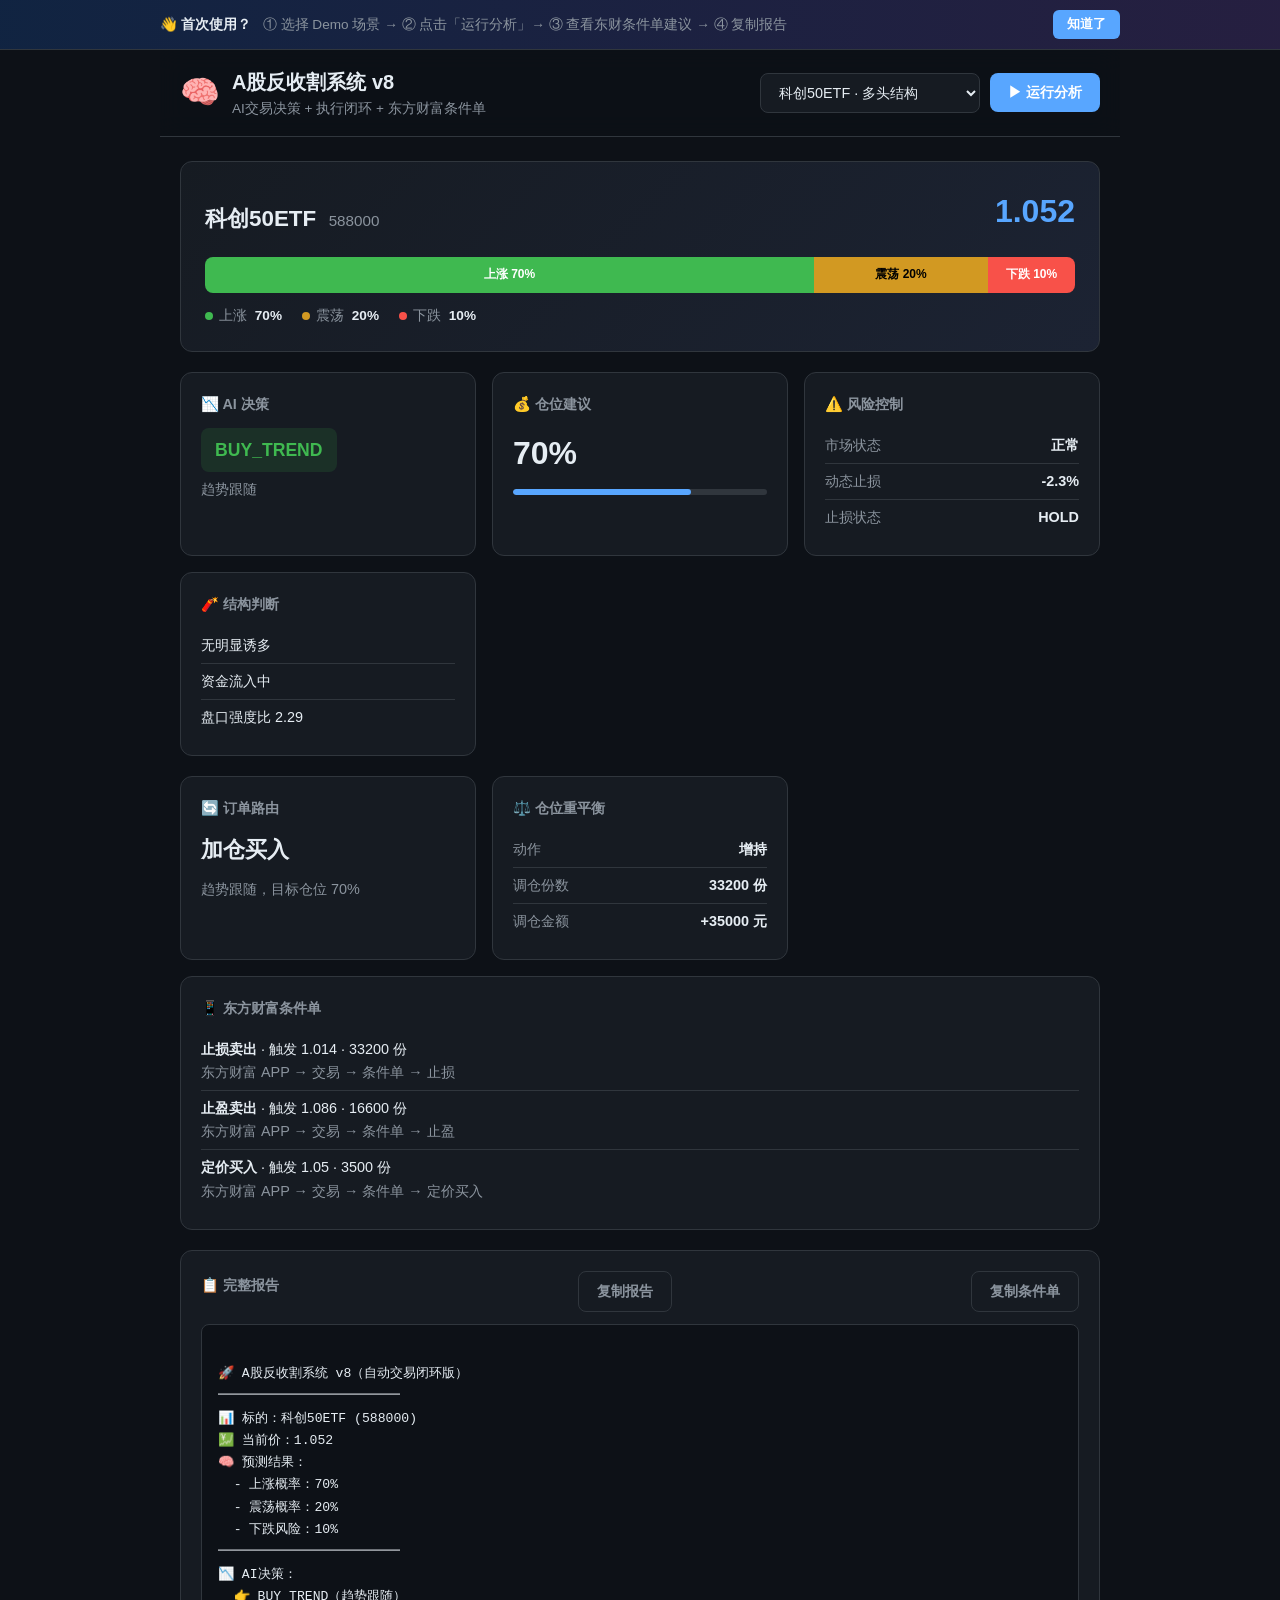
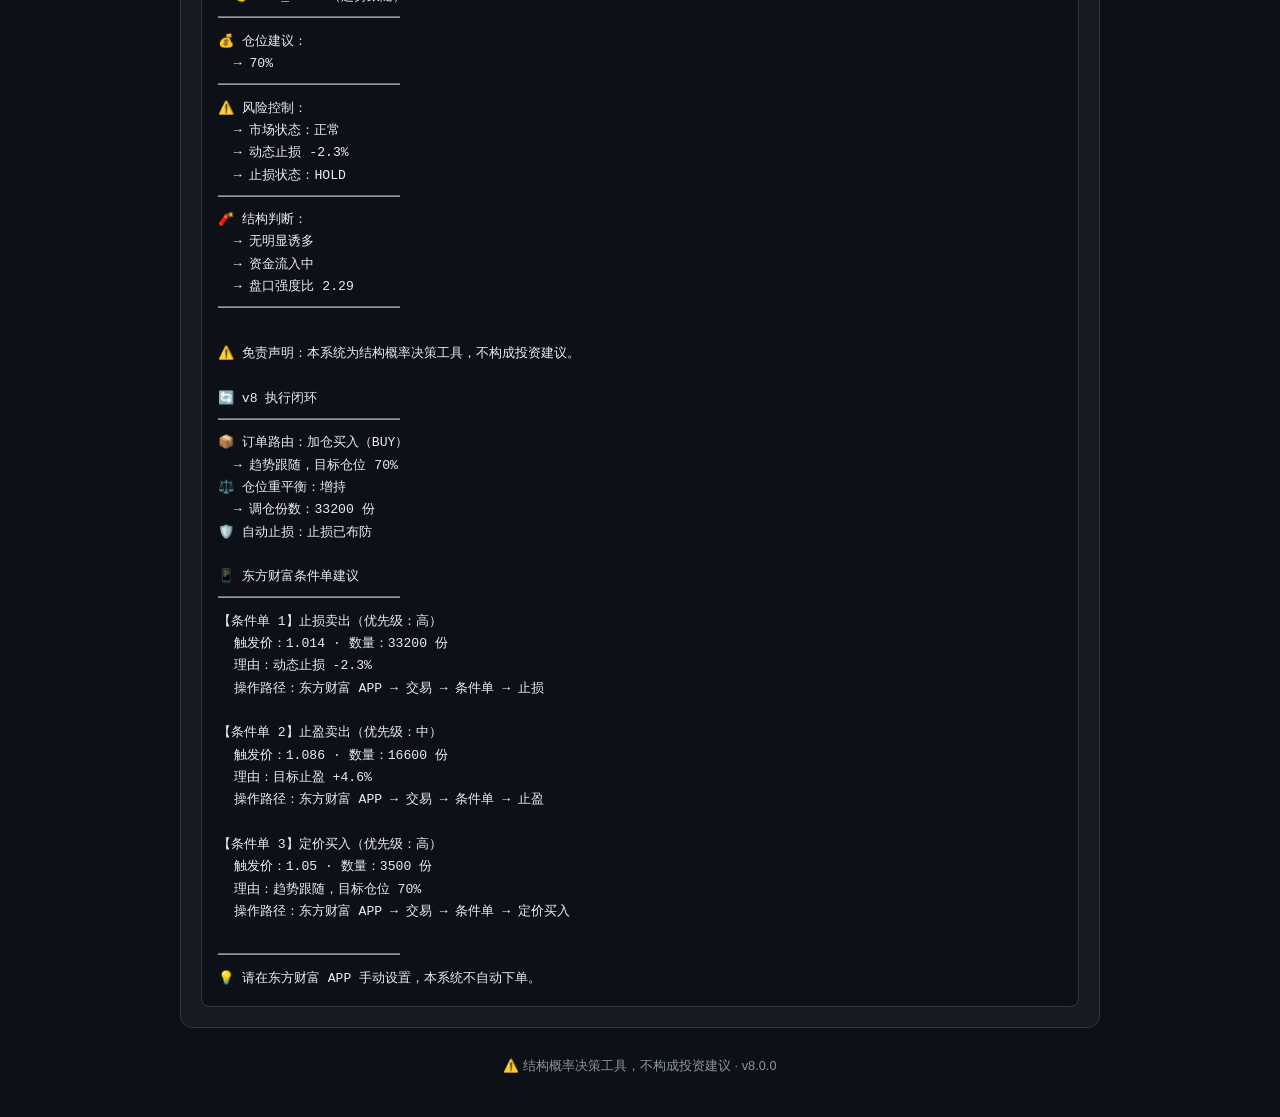
<file: web/index.html>
<!DOCTYPE html>
<html lang="zh-CN">
<head>
  <meta charset="UTF-8" />
  <meta name="viewport" content="width=device-width, initial-scale=1.0" />
  <title>A股反收割系统 v8 | AI交易决策</title>
  <meta name="description" content="A股反收割系统 v8 — AI交易决策、执行闭环、东方财富条件单建议。免费演示工具。" />
  <link rel="stylesheet" href="css/style.css" />
</head>
<body>
  <div id="onboarding" class="onboarding">
    <div class="onboarding-inner">
      <strong>👋 首次使用？</strong>
      <span>① 选择 Demo 场景 → ② 点击「运行分析」→ ③ 查看东财条件单建议 → ④ 复制报告</span>
      <button id="dismissOnboarding" class="btn-dismiss">知道了</button>
    </div>
  </div>
  <div class="app">
    <header class="header">
      <div class="header-inner">
        <div class="brand">
          <span class="logo">🧠</span>
          <div>
            <h1>A股反收割系统 v8</h1>
            <p>AI交易决策 + 执行闭环 + 东方财富条件单</p>
          </div>
        </div>
        <div class="header-actions">
          <select id="scenario" class="select" aria-label="选择场景"></select>
          <button id="runBtn" class="btn btn-primary">▶ 运行分析</button>
        </div>
      </div>
    </header>

    <main class="main">
      <section class="hero-card">
        <div class="symbol-row">
          <div>
            <span class="symbol-name" id="symbolName">科创50ETF</span>
            <span class="symbol-code" id="symbolCode">588000</span>
          </div>
          <div class="price" id="price">1.052</div>
        </div>

        <div class="prob-bar" id="probBar" aria-label="概率分布">
          <div class="prob-seg up" id="segUp"><span>上涨</span></div>
          <div class="prob-seg side" id="segSide"><span>震荡</span></div>
          <div class="prob-seg down" id="segDown"><span>下跌</span></div>
        </div>

        <div class="prob-legend">
          <span><i class="dot up"></i>上涨 <strong id="probUp">70%</strong></span>
          <span><i class="dot side"></i>震荡 <strong id="probSide">20%</strong></span>
          <span><i class="dot down"></i>下跌 <strong id="probDown">10%</strong></span>
        </div>
      </section>

      <div class="grid">
        <section class="card decision-card">
          <h2>📉 AI 决策</h2>
          <div class="decision-badge" id="decisionBadge">BUY_TREND</div>
          <p class="decision-label" id="decisionLabel">趋势跟随</p>
        </section>

        <section class="card">
          <h2>💰 仓位建议</h2>
          <div class="metric-value" id="position">70%</div>
          <div class="position-bar"><div class="position-fill" id="positionFill"></div></div>
        </section>

        <section class="card">
          <h2>⚠️ 风险控制</h2>
          <ul class="info-list">
            <li><span>市场状态</span><strong id="regime">正常</strong></li>
            <li><span>动态止损</span><strong id="stopPct">-2.3%</strong></li>
            <li><span>止损状态</span><strong id="stopAction">HOLD</strong></li>
          </ul>
        </section>

        <section class="card">
          <h2>🧨 结构判断</h2>
          <ul class="notes-list" id="structureNotes"></ul>
        </section>
      </div>

      <div class="grid v8-grid">
        <section class="card">
          <h2>🔄 订单路由</h2>
          <div class="metric-value v8-sm" id="orderIntent">—</div>
          <p class="decision-label" id="orderNote">—</p>
        </section>
        <section class="card">
          <h2>⚖️ 仓位重平衡</h2>
          <ul class="info-list">
            <li><span>动作</span><strong id="rebalanceAction">—</strong></li>
            <li><span>调仓份数</span><strong id="rebalanceShares">—</strong></li>
            <li><span>调仓金额</span><strong id="rebalanceDiff">—</strong></li>
          </ul>
        </section>
        <section class="card card-wide">
          <h2>📱 东方财富条件单</h2>
          <ul class="notes-list" id="conditionalOrders"></ul>
        </section>
      </div>

      <section class="card report-card">
        <div class="report-header">
          <h2>📋 完整报告</h2>
          <button id="copyBtn" class="btn btn-ghost">复制报告</button>
          <button id="copyCondBtn" class="btn btn-ghost">复制条件单</button>
        </div>
        <pre id="report" class="report"></pre>
      </section>
    </main>

    <footer class="footer">
      ⚠️ 结构概率决策工具，不构成投资建议 · v8.0.0
    </footer>
  </div>

  <script src="js/v7-core.js"></script>
  <script src="js/v8-core.js"></script>
  <script src="js/app.js"></script>
</body>
</html>
</file>
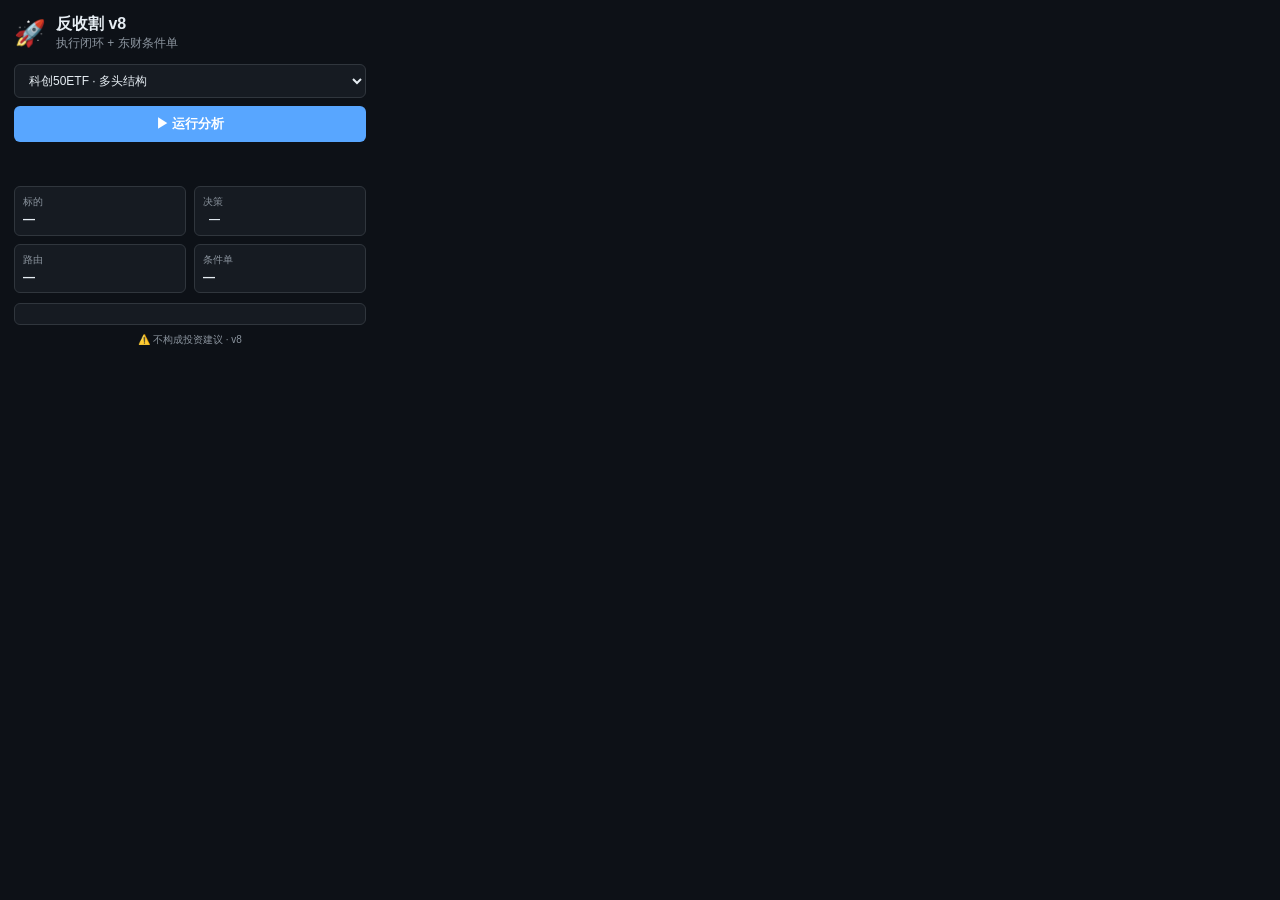
<file: chrome_extension/popup.html>
<!DOCTYPE html>
<html lang="zh-CN">
<head>
  <meta charset="UTF-8" />
  <meta name="viewport" content="width=400" />
  <title>A股反收割系统 v8</title>
  <link rel="stylesheet" href="popup.css" />
</head>
<body>
  <div class="popup">
    <header>
      <span class="logo">🚀</span>
      <div>
        <h1>反收割 v8</h1>
        <p>执行闭环 + 东财条件单</p>
      </div>
    </header>

    <select id="scenario" class="select"></select>
    <button id="runBtn" class="btn">▶ 运行分析</button>

    <div class="prob-bar" id="probBar">
      <div class="seg up" id="segUp"></div>
      <div class="seg side" id="segSide"></div>
      <div class="seg down" id="segDown"></div>
    </div>

    <div class="stats">
      <div class="stat">
        <label>标的</label>
        <span id="symbol">—</span>
      </div>
      <div class="stat">
        <label>决策</label>
        <span id="decision" class="badge">—</span>
      </div>
      <div class="stat">
        <label>路由</label>
        <span id="orderRoute">—</span>
      </div>
      <div class="stat">
        <label>条件单</label>
        <span id="condCount">—</span>
      </div>
    </div>

    <div id="condList" class="cond-list"></div>
    <pre id="report" class="report"></pre>

    <footer>⚠️ 不构成投资建议 · v8</footer>
  </div>

  <script src="js/v7-core.js"></script>
  <script src="js/v8-core.js"></script>
  <script src="popup.js"></script>
</body>
</html>
</file>
<file: web/css/style.css>
:root {
  --bg: #0d1117;
  --panel: #161b22;
  --border: #30363d;
  --text: #e6edf3;
  --muted: #8b949e;
  --accent: #58a6ff;
  --green: #3fb950;
  --yellow: #d29922;
  --red: #f85149;
  --purple: #bc8cff;
  --radius: 12px;
}

* {
  box-sizing: border-box;
  margin: 0;
  padding: 0;
}

body {
  font-family: -apple-system, BlinkMacSystemFont, 'PingFang SC', 'Segoe UI', sans-serif;
  background: var(--bg);
  color: var(--text);
  line-height: 1.6;
  min-height: 100vh;
}

.app {
  max-width: 960px;
  margin: 0 auto;
  padding: 0 20px 40px;
}

.header {
  position: sticky;
  top: 0;
  z-index: 10;
  background: rgba(13, 17, 23, 0.92);
  backdrop-filter: blur(12px);
  border-bottom: 1px solid var(--border);
  margin: 0 -20px 24px;
  padding: 16px 20px;
}

.header-inner {
  max-width: 960px;
  margin: 0 auto;
  display: flex;
  align-items: center;
  justify-content: space-between;
  gap: 16px;
  flex-wrap: wrap;
}

.brand {
  display: flex;
  align-items: center;
  gap: 12px;
}

.logo {
  font-size: 2rem;
}

.brand h1 {
  font-size: 1.25rem;
  font-weight: 700;
}

.brand p {
  font-size: 0.85rem;
  color: var(--muted);
}

.header-actions {
  display: flex;
  gap: 10px;
  align-items: center;
}

.select {
  background: var(--panel);
  color: var(--text);
  border: 1px solid var(--border);
  border-radius: 8px;
  padding: 10px 14px;
  font-size: 0.9rem;
  min-width: 220px;
}

.btn {
  border: none;
  border-radius: 8px;
  padding: 10px 18px;
  font-size: 0.9rem;
  font-weight: 600;
  cursor: pointer;
  transition: opacity 0.15s;
}

.btn:hover {
  opacity: 0.88;
}

.btn-primary {
  background: var(--accent);
  color: #fff;
}

.btn-ghost {
  background: transparent;
  color: var(--muted);
  border: 1px solid var(--border);
}

.hero-card {
  background: linear-gradient(135deg, #161b22 0%, #1c2333 100%);
  border: 1px solid var(--border);
  border-radius: var(--radius);
  padding: 24px;
  margin-bottom: 20px;
}

.symbol-row {
  display: flex;
  justify-content: space-between;
  align-items: flex-end;
  margin-bottom: 20px;
}

.symbol-name {
  font-size: 1.4rem;
  font-weight: 700;
}

.symbol-code {
  margin-left: 8px;
  color: var(--muted);
  font-size: 0.95rem;
}

.price {
  font-size: 2rem;
  font-weight: 700;
  font-variant-numeric: tabular-nums;
  color: var(--accent);
}

.prob-bar {
  display: flex;
  height: 36px;
  border-radius: 8px;
  overflow: hidden;
  margin-bottom: 12px;
}

.prob-seg {
  display: flex;
  align-items: center;
  justify-content: center;
  min-width: 0;
  transition: width 0.4s ease;
  font-size: 0.75rem;
  font-weight: 700;
}

.prob-seg span {
  white-space: nowrap;
  overflow: hidden;
  text-overflow: ellipsis;
  padding: 0 6px;
}

.prob-seg.up { background: var(--green); color: #fff; }
.prob-seg.side { background: var(--yellow); color: #000; }
.prob-seg.down { background: var(--red); color: #fff; }

.prob-legend {
  display: flex;
  gap: 20px;
  flex-wrap: wrap;
  color: var(--muted);
  font-size: 0.85rem;
}

.prob-legend strong {
  color: var(--text);
  margin-left: 4px;
}

.dot {
  display: inline-block;
  width: 8px;
  height: 8px;
  border-radius: 50%;
  margin-right: 6px;
}

.dot.up { background: var(--green); }
.dot.side { background: var(--yellow); }
.dot.down { background: var(--red); }

.grid {
  display: grid;
  grid-template-columns: repeat(auto-fit, minmax(220px, 1fr));
  gap: 16px;
  margin-bottom: 20px;
}

.card {
  background: var(--panel);
  border: 1px solid var(--border);
  border-radius: var(--radius);
  padding: 20px;
}

.card h2 {
  font-size: 0.9rem;
  color: var(--muted);
  margin-bottom: 12px;
  font-weight: 600;
}

.decision-badge {
  display: inline-block;
  font-size: 1.1rem;
  font-weight: 700;
  padding: 8px 14px;
  border-radius: 8px;
  background: rgba(63, 185, 80, 0.15);
  color: var(--green);
  margin-bottom: 6px;
}

.decision-label {
  color: var(--muted);
  font-size: 0.9rem;
}

.metric-value {
  font-size: 2rem;
  font-weight: 700;
  margin-bottom: 10px;
}

.position-bar {
  height: 6px;
  background: var(--border);
  border-radius: 3px;
  overflow: hidden;
}

.position-fill {
  height: 100%;
  background: var(--accent);
  border-radius: 3px;
  transition: width 0.4s ease;
}

.info-list {
  list-style: none;
}

.info-list li {
  display: flex;
  justify-content: space-between;
  padding: 6px 0;
  border-bottom: 1px solid var(--border);
  font-size: 0.9rem;
}

.info-list li:last-child {
  border-bottom: none;
}

.info-list span {
  color: var(--muted);
}

.notes-list {
  list-style: none;
}

.notes-list li {
  padding: 6px 0;
  font-size: 0.9rem;
  border-bottom: 1px solid var(--border);
}

.notes-list li:last-child {
  border-bottom: none;
}

.report-card {
  margin-bottom: 20px;
}

.report-header {
  display: flex;
  justify-content: space-between;
  align-items: center;
  margin-bottom: 12px;
}

.report {
  background: #0d1117;
  border: 1px solid var(--border);
  border-radius: 8px;
  padding: 16px;
  font-family: 'SF Mono', Menlo, monospace;
  font-size: 0.82rem;
  line-height: 1.7;
  white-space: pre-wrap;
  overflow-x: auto;
  color: var(--text);
}

.footer {
  text-align: center;
  color: var(--muted);
  font-size: 0.8rem;
  padding-top: 8px;
}

.onboarding {
  background: linear-gradient(90deg, #1f6feb33, #8957e533);
  border-bottom: 1px solid var(--border);
  padding: 10px 20px;
}

.onboarding.hidden {
  display: none;
}

.onboarding-inner {
  max-width: 960px;
  margin: 0 auto;
  display: flex;
  align-items: center;
  gap: 12px;
  flex-wrap: wrap;
  font-size: 0.85rem;
  color: var(--text);
}

.onboarding-inner span {
  color: var(--muted);
  flex: 1;
}

.btn-dismiss {
  background: var(--accent);
  color: #fff;
  border: none;
  border-radius: 6px;
  padding: 6px 14px;
  font-size: 0.8rem;
  cursor: pointer;
  font-weight: 600;
}

.v8-grid {
  margin-bottom: 20px;
}

.v8-sm {
  font-size: 1.4rem !important;
}

.card-wide {
  grid-column: 1 / -1;
}

@media (max-width: 600px) {
  .header-inner {
    flex-direction: column;
    align-items: stretch;
  }

  .header-actions {
    flex-direction: column;
  }

  .select {
    width: 100%;
  }
}
</file>
<file: chrome_extension/popup.css>
* { box-sizing: border-box; margin: 0; padding: 0; }

body {
  width: 380px;
  font-family: -apple-system, BlinkMacSystemFont, 'PingFang SC', sans-serif;
  background: #0d1117;
  color: #e6edf3;
  font-size: 13px;
}

.popup {
  padding: 14px;
}

header {
  display: flex;
  align-items: center;
  gap: 10px;
  margin-bottom: 12px;
}

.logo { font-size: 1.6rem; }

header h1 {
  font-size: 1rem;
  font-weight: 700;
}

header p {
  font-size: 0.75rem;
  color: #8b949e;
}

.select {
  width: 100%;
  background: #161b22;
  color: #e6edf3;
  border: 1px solid #30363d;
  border-radius: 6px;
  padding: 8px 10px;
  margin-bottom: 8px;
  font-size: 12px;
}

.btn {
  width: 100%;
  background: #58a6ff;
  color: #fff;
  border: none;
  border-radius: 6px;
  padding: 9px;
  font-weight: 600;
  cursor: pointer;
  margin-bottom: 12px;
}

.btn:hover { opacity: 0.9; }

.prob-bar {
  display: flex;
  height: 22px;
  border-radius: 4px;
  overflow: hidden;
  margin-bottom: 10px;
}

.seg { transition: width 0.3s; min-width: 0; }
.seg.up { background: #3fb950; }
.seg.side { background: #d29922; }
.seg.down { background: #f85149; }

.stats {
  display: grid;
  grid-template-columns: 1fr 1fr;
  gap: 8px;
  margin-bottom: 10px;
}

.stat {
  background: #161b22;
  border: 1px solid #30363d;
  border-radius: 6px;
  padding: 8px;
}

.stat label {
  display: block;
  font-size: 10px;
  color: #8b949e;
  margin-bottom: 2px;
}

.stat span {
  font-weight: 600;
  font-size: 12px;
}

.badge {
  display: inline-block;
  padding: 2px 6px;
  border-radius: 4px;
  font-size: 11px !important;
}

.report {
  background: #161b22;
  border: 1px solid #30363d;
  border-radius: 6px;
  padding: 10px;
  font-family: Menlo, monospace;
  font-size: 10px;
  line-height: 1.5;
  white-space: pre-wrap;
  max-height: 160px;
  overflow-y: auto;
  margin-bottom: 8px;
}

.cond-list {
  margin-bottom: 8px;
}

.cond-item {
  background: #161b22;
  border: 1px solid #30363d;
  border-radius: 4px;
  padding: 6px 8px;
  font-size: 10px;
  margin-bottom: 4px;
}

footer {
  text-align: center;
  font-size: 10px;
  color: #8b949e;
}
</file>
